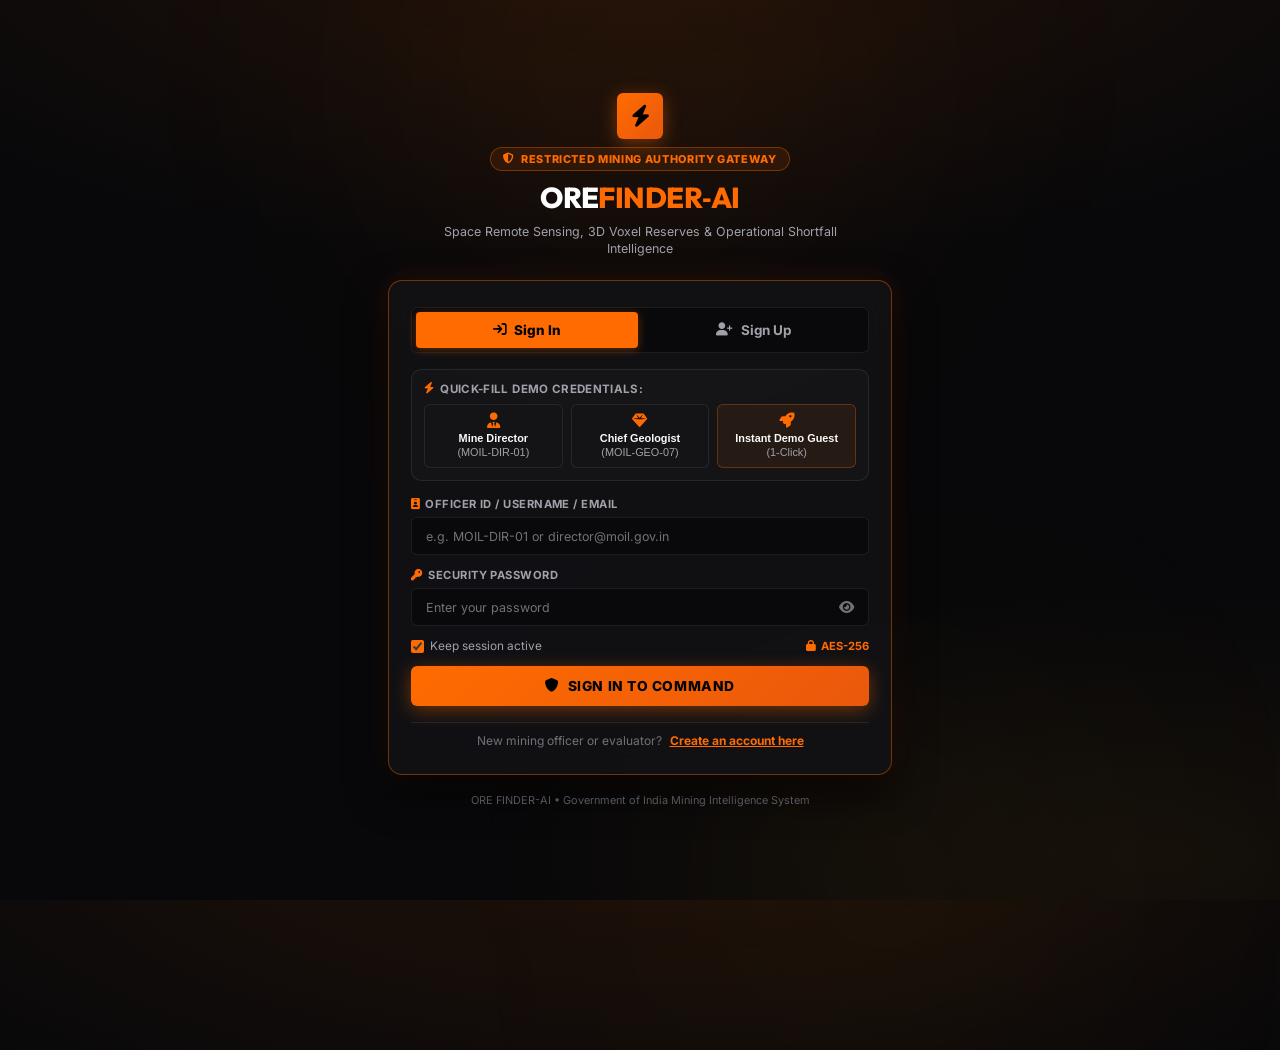
<file: login.html>
<!DOCTYPE html>
<html lang="en">
<head>
  <meta charset="UTF-8">
  <meta name="viewport" content="width=device-width, initial-scale=1.0">
  <title>ORE FINDER-AI | Authentication Portal</title>
  <meta name="description" content="Official Mining Authority Authentication &amp; User Registration Gateway for ORE FINDER-AI Intelligence Platform.">

  <!-- Google Fonts: Outfit & Inter & JetBrains Mono -->
  <link rel="preconnect" href="https://fonts.googleapis.com">
  <link rel="preconnect" href="https://fonts.gstatic.com">
  <link href="https://fonts.googleapis.com/css2?family=Inter:wght@300;400;500;600;700&family=Outfit:wght@400;500;600;700;800&family=JetBrains+Mono:wght@400;500;700&display=swap" rel="stylesheet">

  <!-- FontAwesome Icons -->
  <link rel="stylesheet" href="https://cdnjs.cloudflare.com/ajax/libs/font-awesome/6.4.0/css/all.min.css">

  <!-- Application Styles (Black & Orange Theme) -->
  <link rel="stylesheet" href="css/styles.css?v=2.2">

  <!-- Auth Service -->
  <script src="js/auth.js?v=2.2"></script>
  <script>
    // If user is already authenticated, redirect straight to dashboard
    if (window.AuthService && window.AuthService.isAuthenticated()) {
      window.location.replace('index.html');
    }
  </script>
</head>
<body class="auth-page-body">

  <!-- Ambient Glow Effects -->
  <div class="auth-ambient-glow glow-top"></div>
  <div class="auth-ambient-glow glow-bottom"></div>

  <main class="auth-container">
    
    <!-- Portal Header -->
    <header class="auth-header">
      <div class="auth-brand-logo">
        <i class="fa-solid fa-bolt"></i>
      </div>
      <div class="auth-badge-tag">
        <i class="fa-solid fa-shield-halved"></i>
        <span>RESTRICTED MINING AUTHORITY GATEWAY</span>
      </div>
      <h1 class="auth-title">ORE<span>FINDER&#8209;AI</span></h1>
      <p class="auth-tagline">
        Space Remote Sensing, 3D Voxel Reserves &amp; Operational Shortfall Intelligence
      </p>
    </header>

    <!-- Main Auth Card -->
    <div class="auth-card">
      
      <!-- Dual Tab Navigation: Sign In vs Sign Up -->
      <div class="auth-tab-switch">
        <button type="button" class="auth-tab-btn active" id="tabBtnSignIn">
          <i class="fa-solid fa-arrow-right-to-bracket"></i>
          <span>Sign In</span>
        </button>
        <button type="button" class="auth-tab-btn" id="tabBtnSignUp">
          <i class="fa-solid fa-user-plus"></i>
          <span>Sign Up</span>
        </button>
      </div>

      <!-- Notification Feedback Alert -->
      <div class="auth-alert" id="authAlert" style="display: none;">
        <i class="fa-solid fa-circle-info" id="alertIcon"></i>
        <span id="alertMsg">Authentication Message</span>
      </div>

      <!-- ====================================================================
           TAB PANEL 1: SIGN IN
           ==================================================================== -->
      <div class="auth-tab-panel active" id="panelSignIn">
        
        <!-- Quick Demo Accounts (1-Click Fill) -->
        <div class="demo-fill-box">
          <div class="demo-fill-header">
            <i class="fa-solid fa-bolt" style="color: var(--accent-orange);"></i>
            <span>Quick-Fill Demo Credentials:</span>
          </div>
          <div class="demo-fill-grid">
            <button type="button" class="demo-pill" data-id="MOIL-DIR-01" data-pass="Mines@2026">
              <i class="fa-solid fa-user-tie"></i>
              <span><strong>Mine Director</strong> (MOIL-DIR-01)</span>
            </button>
            <button type="button" class="demo-pill" data-id="MOIL-GEO-07" data-pass="Mines@2026">
              <i class="fa-solid fa-gem"></i>
              <span><strong>Chief Geologist</strong> (MOIL-GEO-07)</span>
            </button>
            <button type="button" class="demo-pill demo-instant" id="btnInstantDemo">
              <i class="fa-solid fa-rocket"></i>
              <span><strong>Instant Demo Guest</strong> (1-Click)</span>
            </button>
          </div>
        </div>

        <!-- Sign In Form -->
        <form id="formSignIn" class="auth-form" novalidate>
          <div class="form-group">
            <label for="loginId">
              <i class="fa-solid fa-id-badge"></i> OFFICER ID / USERNAME / EMAIL
            </label>
            <div class="input-box">
              <input 
                type="text" 
                id="loginId" 
                placeholder="e.g. MOIL-DIR-01 or director@moil.gov.in" 
                autocomplete="username"
                required
              >
            </div>
          </div>

          <div class="form-group">
            <label for="loginPass">
              <i class="fa-solid fa-key"></i> SECURITY PASSWORD
            </label>
            <div class="input-box">
              <input 
                type="password" 
                id="loginPass" 
                placeholder="Enter your password" 
                autocomplete="current-password"
                required
              >
              <button type="button" class="btn-pwd-toggle" data-target="loginPass" title="Toggle password visibility">
                <i class="fa-solid fa-eye"></i>
              </button>
            </div>
          </div>

          <div class="form-meta-row">
            <label class="checkbox-label">
              <input type="checkbox" id="rememberMe" checked>
              <span>Keep session active</span>
            </label>
            <span class="security-level-pill">
              <i class="fa-solid fa-lock"></i> AES-256
            </span>
          </div>

          <button type="submit" class="btn-auth-primary" id="btnSignInSubmit">
            <i class="fa-solid fa-shield"></i>
            <span>SIGN IN TO COMMAND</span>
          </button>
        </form>

        <div class="auth-card-footer">
          <span>New mining officer or evaluator?</span>
          <button type="button" class="link-switch-tab" id="linkToSignUp">Create an account here</button>
        </div>
      </div>

      <!-- ====================================================================
           TAB PANEL 2: SIGN UP (NEW ACCOUNT REGISTRATION)
           ==================================================================== -->
      <div class="auth-tab-panel" id="panelSignUp">
        
        <p class="signup-intro">
          Register a new Mining Authority profile to access space telemetry, UNFC reserves, and AI simulation.
        </p>

        <!-- Sign Up Form -->
        <form id="formSignUp" class="auth-form" novalidate>
          
          <div class="form-row-2col">
            <div class="form-group">
              <label for="regName">
                <i class="fa-solid fa-user"></i> FULL NAME *
              </label>
              <div class="input-box">
                <input 
                  type="text" 
                  id="regName" 
                  placeholder="e.g. Dr. Rajesh K. Sharma" 
                  required
                >
              </div>
            </div>

            <div class="form-group">
              <label for="regId">
                <i class="fa-solid fa-id-card"></i> OFFICER ID *
              </label>
              <div class="input-box">
                <input 
                  type="text" 
                  id="regId" 
                  placeholder="e.g. MOIL-ENG-24" 
                  required
                >
              </div>
            </div>
          </div>

          <div class="form-group">
            <label for="regEmail">
              <i class="fa-solid fa-envelope"></i> OFFICIAL EMAIL
            </label>
            <div class="input-box">
              <input 
                type="email" 
                id="regEmail" 
                placeholder="e.g. rajesh.sharma@moil.gov.in" 
                autocomplete="email"
              >
            </div>
          </div>

          <div class="form-row-2col">
            <div class="form-group">
              <label for="regOrg">
                <i class="fa-solid fa-building-columns"></i> ORGANIZATION
              </label>
              <div class="input-box select-box">
                <select id="regOrg">
                  <option value="MOIL Limited" selected>MOIL Limited (Miniratna PSU)</option>
                  <option value="DGMS Central Zone">DGMS (Mines Safety)</option>
                  <option value="Ministry of Mines">Ministry of Mines, GoI</option>
                  <option value="Geological Survey of India">Geological Survey of India (GSI)</option>
                  <option value="State Mining Corporation">State Mining Directorate</option>
                  <option value="Academic / Evaluation Jury">Hackathon Evaluation / Guest</option>
                </select>
              </div>
            </div>

            <div class="form-group">
              <label for="regRole">
                <i class="fa-solid fa-award"></i> AUTHORITY ROLE
              </label>
              <div class="input-box select-box">
                <select id="regRole">
                  <option value="Mine Director / General Manager" selected>Mine Director / GM</option>
                  <option value="Chief Mining Geologist">Chief Mining Geologist</option>
                  <option value="DGMS Mines Safety Inspector">Safety Inspector</option>
                  <option value="Operations &amp; Fleet Engineer">Operations Engineer</option>
                  <option value="Remote Sensing Analyst">Space GIS Analyst</option>
                </select>
              </div>
            </div>
          </div>

          <div class="form-row-2col">
            <div class="form-group">
              <label for="regPass">
                <i class="fa-solid fa-lock"></i> PASSWORD *
              </label>
              <div class="input-box">
                <input 
                  type="password" 
                  id="regPass" 
                  placeholder="At least 5 characters" 
                  autocomplete="new-password"
                  required
                >
                <button type="button" class="btn-pwd-toggle" data-target="regPass">
                  <i class="fa-solid fa-eye"></i>
                </button>
              </div>
            </div>

            <div class="form-group">
              <label for="regConfirmPass">
                <i class="fa-solid fa-check-double"></i> CONFIRM *
              </label>
              <div class="input-box">
                <input 
                  type="password" 
                  id="regConfirmPass" 
                  placeholder="Re-enter password" 
                  autocomplete="new-password"
                  required
                >
              </div>
            </div>
          </div>

          <button type="submit" class="btn-auth-primary" id="btnSignUpSubmit">
            <i class="fa-solid fa-user-check"></i>
            <span>CREATE ACCOUNT &amp; ENTER COMMAND</span>
          </button>
        </form>

        <div class="auth-card-footer">
          <span>Already registered?</span>
          <button type="button" class="link-switch-tab" id="linkToSignIn">Sign In with your credentials</button>
        </div>
      </div>

    </div>

    <footer class="auth-portal-footer">
      <span>ORE FINDER-AI • Government of India Mining Intelligence System</span>
    </footer>
  </main>

  <!-- Interactive Auth Logic -->
  <script>
    document.addEventListener('DOMContentLoaded', () => {
      // Tabs
      const tabSignIn = document.getElementById('tabBtnSignIn');
      const tabSignUp = document.getElementById('tabBtnSignUp');
      const panelSignIn = document.getElementById('panelSignIn');
      const panelSignUp = document.getElementById('panelSignUp');
      const linkToSignUp = document.getElementById('linkToSignUp');
      const linkToSignIn = document.getElementById('linkToSignIn');

      // Alerts
      const alertBox = document.getElementById('authAlert');
      const alertIcon = document.getElementById('alertIcon');
      const alertMsg = document.getElementById('alertMsg');

      function showAlert(msg, isSuccess = false) {
        alertMsg.textContent = msg;
        alertBox.className = isSuccess ? 'auth-alert alert-success' : 'auth-alert alert-error';
        alertIcon.className = isSuccess ? 'fa-solid fa-circle-check' : 'fa-solid fa-triangle-exclamation';
        alertBox.style.display = 'flex';
      }

      function hideAlert() {
        alertBox.style.display = 'none';
      }

      function showSignIn() {
        tabSignIn.classList.add('active');
        tabSignUp.classList.remove('active');
        panelSignIn.classList.add('active');
        panelSignUp.classList.remove('active');
        hideAlert();
      }

      function showSignUp() {
        tabSignUp.classList.add('active');
        tabSignIn.classList.remove('active');
        panelSignUp.classList.add('active');
        panelSignIn.classList.remove('active');
        hideAlert();
      }

      tabSignIn.addEventListener('click', showSignIn);
      tabSignUp.addEventListener('click', showSignUp);
      linkToSignUp.addEventListener('click', showSignUp);
      linkToSignIn.addEventListener('click', showSignIn);

      // Password Eye Toggles
      document.querySelectorAll('.btn-pwd-toggle').forEach(btn => {
        btn.addEventListener('click', () => {
          const targetId = btn.dataset.target;
          const input = document.getElementById(targetId);
          if (input) {
            const isPwd = input.type === 'password';
            input.type = isPwd ? 'text' : 'password';
            btn.querySelector('i').className = isPwd ? 'fa-solid fa-eye-slash' : 'fa-solid fa-eye';
          }
        });
      });

      // Quick Demo Pills
      document.querySelectorAll('.demo-pill[data-id]').forEach(btn => {
        btn.addEventListener('click', () => {
          document.getElementById('loginId').value = btn.dataset.id;
          document.getElementById('loginPass').value = btn.dataset.pass;
          hideAlert();
          
          btn.style.borderColor = 'var(--accent-orange)';
          setTimeout(() => btn.style.borderColor = '', 600);
        });
      });

      // Instant Demo Guest Login
      const btnInstantDemo = document.getElementById('btnInstantDemo');
      if (btnInstantDemo) {
        btnInstantDemo.addEventListener('click', () => {
          showAlert('Starting instant guest demonstration session...', true);
          window.AuthService.loginAsGuest();
          setTimeout(() => {
            window.location.replace('index.html');
          }, 450);
        });
      }

      // Handle Sign In Submission
      const formSignIn = document.getElementById('formSignIn');
      formSignIn.addEventListener('submit', async (e) => {
        e.preventDefault();
        hideAlert();

        const id = document.getElementById('loginId').value.trim();
        const pass = document.getElementById('loginPass').value;
        const remember = document.getElementById('rememberMe').checked;

        if (!id) {
          showAlert('Please enter your Officer ID or Email.');
          document.getElementById('loginId').focus();
          return;
        }

        if (!pass) {
          showAlert('Please enter your security password.');
          document.getElementById('loginPass').focus();
          return;
        }

        const btn = document.getElementById('btnSignInSubmit');
        btn.disabled = true;
        btn.innerHTML = '<i class="fa-solid fa-circle-notch fa-spin"></i> <span>VERIFYING CREDENTIALS...</span>';

        try {
          const res = await window.AuthService.login(id, pass, remember);
          if (res.success) {
            showAlert(`Access granted! Welcome, ${res.user.name}.`, true);
            setTimeout(() => {
              window.location.replace('index.html');
            }, 450);
          } else {
            showAlert(res.message || 'Authentication failed. Please check credentials.');
            btn.disabled = false;
            btn.innerHTML = '<i class="fa-solid fa-shield"></i> <span>SIGN IN TO COMMAND</span>';
          }
        } catch (err) {
          showAlert('Sign In error occurred. Please try again.');
          btn.disabled = false;
          btn.innerHTML = '<i class="fa-solid fa-shield"></i> <span>SIGN IN TO COMMAND</span>';
        }
      });

      // Handle Sign Up Submission
      const formSignUp = document.getElementById('formSignUp');
      formSignUp.addEventListener('submit', async (e) => {
        e.preventDefault();
        hideAlert();

        const name = document.getElementById('regName').value.trim();
        const officerId = document.getElementById('regId').value.trim();
        const email = document.getElementById('regEmail').value.trim();
        const organization = document.getElementById('regOrg').value;
        const role = document.getElementById('regRole').value;
        const pass = document.getElementById('regPass').value;
        const confirmPass = document.getElementById('regConfirmPass').value;

        if (!name) {
          showAlert('Please enter your full name.');
          document.getElementById('regName').focus();
          return;
        }

        if (!officerId) {
          showAlert('Please choose an Officer ID / Username.');
          document.getElementById('regId').focus();
          return;
        }

        if (!pass) {
          showAlert('Please enter a password.');
          document.getElementById('regPass').focus();
          return;
        }

        if (pass.length < 5) {
          showAlert('Password must be at least 5 characters.');
          document.getElementById('regPass').focus();
          return;
        }

        if (pass !== confirmPass) {
          showAlert('Passwords do not match. Please re-enter.');
          document.getElementById('regConfirmPass').focus();
          return;
        }

        const btn = document.getElementById('btnSignUpSubmit');
        btn.disabled = true;
        btn.innerHTML = '<i class="fa-solid fa-circle-notch fa-spin"></i> <span>CREATING ACCOUNT...</span>';

        try {
          const res = await window.AuthService.signUp({
            name,
            officerId,
            email,
            organization,
            role,
            password: pass
          });

          if (res.success) {
            showAlert(`Account created successfully! Welcome, ${res.user.name}. Redirecting to dashboard...`, true);
            setTimeout(() => {
              window.location.replace('index.html');
            }, 600);
          } else {
            showAlert(res.message || 'Registration failed.');
            btn.disabled = false;
            btn.innerHTML = '<i class="fa-solid fa-user-check"></i> <span>CREATE ACCOUNT &amp; ENTER COMMAND</span>';
          }
        } catch (err) {
          showAlert('Registration error occurred. Please try again.');
          btn.disabled = false;
          btn.innerHTML = '<i class="fa-solid fa-user-check"></i> <span>CREATE ACCOUNT &amp; ENTER COMMAND</span>';
        }
      });
    });
  </script>
</body>
</html>
</file>
<file: css/styles.css>
/* ==========================================================================
   ORE FINDER-AI: Executive Black & Orange Industrial Intelligence System
   Theme: Pure Deep Black, Industrial Safety Orange (#ff6b00), Warm Amber (#f59e0b)
   Design: Ultra-clean, simplified, high-contrast cyber-geological interface
   ========================================================================== */

:root {
  /* Black & Carbon Background Palette */
  --bg-primary: #09090b;          /* Pitch black main background */
  --bg-secondary: #121215;        /* Deep charcoal surface */
  --bg-tertiary: #18181c;         /* Elevated surface */
  --bg-card: #141417;             /* Card surface */
  --bg-card-hover: #1c1c22;
  --border-subtle: rgba(255, 255, 255, 0.08);
  --border-medium: rgba(255, 255, 255, 0.14);
  --border-orange: rgba(255, 107, 0, 0.4);
  --border-glow: rgba(255, 107, 0, 0.6);

  /* High-Contrast Typography */
  --text-primary: #fafafa;
  --text-secondary: #a1a1aa;
  --text-muted: #71717a;

  /* Executive Black & Orange Theme Palette */
  --accent-orange: #ff6b00;       /* Electric Safety Orange */
  --accent-orange-bright: #ff8533;
  --accent-orange-glow: rgba(255, 107, 0, 0.3);
  --accent-amber: #f59e0b;        /* Warm Amber / Warning */
  --accent-rust: #c2410c;         /* Deep Rust */
  --accent-emerald: #22c55e;      /* Operational Target Met */
  --accent-rose: #ef4444;         /* Critical Shortfall */

  /* Typography */
  --font-display: 'Outfit', sans-serif;
  --font-body: 'Inter', sans-serif;
  --font-mono: 'JetBrains Mono', monospace;

  /* Shadows & Glows */
  --shadow-card: 0 4px 24px rgba(0, 0, 0, 0.65);
  --shadow-glow-orange: 0 0 25px rgba(255, 107, 0, 0.25);

  --radius-sm: 6px;
  --radius-md: 10px;
  --radius-lg: 14px;
  --radius-full: 9999px;
}

* {
  box-sizing: border-box;
  margin: 0;
  padding: 0;
}

body {
  background-color: var(--bg-primary);
  color: var(--text-primary);
  font-family: var(--font-body);
  min-height: 100vh;
  overflow-x: hidden;
  background-image: 
    radial-gradient(ellipse 70% 40% at 50% -10%, rgba(255, 107, 0, 0.1), transparent),
    radial-gradient(ellipse 50% 30% at 90% 95%, rgba(245, 158, 11, 0.05), transparent);
}

/* Custom Scrollbars */
::-webkit-scrollbar {
  width: 6px;
  height: 6px;
}
::-webkit-scrollbar-track {
  background: var(--bg-primary);
}
::-webkit-scrollbar-thumb {
  background: #27272a;
  border-radius: 4px;
}
::-webkit-scrollbar-thumb:hover {
  background: var(--accent-orange);
}

/* ==========================================================================
   TOP APP NAVIGATION (Simple, Horizontal, Uncluttered)
   ========================================================================== */
.top-nav {
  display: flex;
  align-items: center;
  justify-content: space-between;
  padding: 8px 18px;
  background: rgba(14, 14, 17, 0.95);
  backdrop-filter: blur(14px);
  border-bottom: 1px solid var(--border-subtle);
  position: sticky;
  top: 0;
  z-index: 1000;
  gap: 12px;
  width: 100%;
  box-sizing: border-box;
}

.brand-section {
  display: flex;
  align-items: center;
  gap: 10px;
  flex-shrink: 0;
  min-width: max-content;
}

.brand-logo {
  width: 38px;
  height: 38px;
  background: linear-gradient(135deg, #ff6b00, #ea580c);
  border-radius: var(--radius-sm);
  display: flex;
  align-items: center;
  justify-content: center;
  font-size: 18px;
  color: #000;
  font-weight: 900;
  box-shadow: 0 2px 10px rgba(255, 107, 0, 0.35);
  flex-shrink: 0;
}

.brand-title {
  font-family: var(--font-display);
  font-size: 1.25rem;
  font-weight: 800;
  letter-spacing: -0.02em;
  color: #fff;
  display: flex;
  align-items: center;
  gap: 4px;
  white-space: nowrap !important;
  word-break: keep-all !important;
  flex-shrink: 0;
  line-height: 1.2;
}

.brand-title span {
  color: var(--accent-orange);
  white-space: nowrap !important;
  word-break: keep-all !important;
  display: inline-block;
}

.brand-subtitle {
  font-size: 0.70rem;
  color: var(--text-secondary);
  letter-spacing: 0.02em;
  white-space: nowrap;
  line-height: 1.2;
}

/* Horizontal Top Module Navigation Tabs */
.top-tab-navigation {
  display: flex;
  align-items: center;
  background: var(--bg-secondary);
  border: 1px solid var(--border-subtle);
  border-radius: var(--radius-md);
  padding: 3px;
  gap: 3px;
  flex-shrink: 0;
}

.tab-btn {
  display: flex;
  align-items: center;
  gap: 6px;
  padding: 6px 12px;
  border-radius: var(--radius-sm);
  font-size: 0.8rem;
  font-weight: 600;
  font-family: var(--font-body);
  color: var(--text-secondary);
  background: transparent;
  border: 1px solid transparent;
  cursor: pointer;
  transition: all 0.2s ease;
  white-space: nowrap;
}

.tab-btn i {
  font-size: 0.85rem;
  color: var(--text-muted);
  transition: color 0.2s ease;
}

.tab-btn:hover {
  color: var(--text-primary);
  background: rgba(255, 255, 255, 0.04);
}

.tab-btn:hover i {
  color: var(--accent-orange);
}

.tab-btn.active {
  background: var(--accent-orange);
  color: #000;
  font-weight: 700;
  box-shadow: 0 2px 12px rgba(255, 107, 0, 0.3);
}

.tab-btn.active i {
  color: #000;
}

/* Header Controls: Mine Selector & Sync Status */
.header-controls {
  display: flex;
  align-items: center;
  gap: 8px;
  flex-shrink: 0;
  min-width: 0;
}

.mine-select-wrapper {
  display: flex;
  align-items: center;
  gap: 6px;
  background: var(--bg-secondary);
  border: 1px solid var(--border-subtle);
  padding: 5px 10px;
  border-radius: var(--radius-sm);
  transition: border-color 0.2s ease;
  max-width: 210px;
  min-width: 130px;
}

.mine-select-wrapper:hover,
.mine-select-wrapper:focus-within {
  border-color: var(--accent-orange);
}

.mine-select-wrapper label {
  font-size: 0.74rem;
  color: var(--accent-orange);
  font-weight: 700;
  display: flex;
  align-items: center;
  gap: 4px;
  white-space: nowrap;
}

.mine-select {
  background: transparent;
  border: none;
  color: var(--text-primary);
  font-family: var(--font-body);
  font-weight: 600;
  font-size: 0.78rem;
  outline: none;
  cursor: pointer;
  max-width: 140px;
  text-overflow: ellipsis;
  white-space: nowrap;
  overflow: hidden;
}

.mine-select optgroup {
  background: #18181c;
  color: var(--accent-orange);
  font-weight: 700;
}

.mine-select option {
  background: #121215;
  color: var(--text-primary);
  padding: 4px 8px;
}

.space-sync-badge {
  display: flex;
  align-items: center;
  gap: 6px;
  font-size: 0.72rem;
  font-weight: 600;
  color: var(--accent-orange);
  background: rgba(255, 107, 0, 0.08);
  border: 1px solid rgba(255, 107, 0, 0.25);
  padding: 6px 12px;
  border-radius: var(--radius-full);
}

.pulse-dot {
  width: 7px;
  height: 7px;
  background-color: var(--accent-orange);
  border-radius: 50%;
  animation: pulseAnim 2s infinite ease-in-out;
}

@keyframes pulseAnim {
  0%, 100% { opacity: 1; transform: scale(1); box-shadow: 0 0 8px var(--accent-orange); }
  50% { opacity: 0.4; transform: scale(0.85); box-shadow: none; }
}

/* ==========================================================================
   STREAMLINED KPI & STATUS STRIP (Simple & Executive)
   ========================================================================== */
.sub-header-bar {
  display: flex;
  align-items: center;
  justify-content: space-between;
  padding: 8px 24px;
  background: var(--bg-secondary);
  border-bottom: 1px solid var(--border-subtle);
  gap: 20px;
}

.quick-stats-bar {
  display: flex;
  align-items: center;
  gap: 16px;
}

.stat-pill {
  display: flex;
  align-items: baseline;
  gap: 8px;
}

.stat-label {
  font-size: 0.7rem;
  font-weight: 700;
  color: var(--text-muted);
  text-transform: uppercase;
  letter-spacing: 0.05em;
}

.stat-val {
  font-size: 0.88rem;
  font-weight: 700;
  color: #fff;
  font-family: var(--font-mono);
}

.stat-divider {
  width: 1px;
  height: 14px;
  background: var(--border-subtle);
}

/* Color Accent Classes */
.accent-cyan,
.accent-purple,
.accent-orange { color: var(--accent-orange) !important; }
.accent-green { color: var(--accent-emerald) !important; }
.accent-amber { color: var(--accent-amber) !important; }
.accent-rose { color: var(--accent-rose) !important; }

/* Status Ticker */
.alert-ticker {
  display: flex;
  align-items: center;
  gap: 8px;
  font-size: 0.78rem;
  max-width: 600px;
  overflow: hidden;
}

.ticker-label {
  background: rgba(255, 107, 0, 0.12);
  color: var(--accent-orange);
  border: 1px solid rgba(255, 107, 0, 0.3);
  padding: 2px 7px;
  border-radius: var(--radius-sm);
  font-weight: 700;
  font-size: 0.68rem;
  display: flex;
  align-items: center;
  gap: 4px;
  white-space: nowrap;
}

.ticker-content {
  color: var(--text-secondary);
  white-space: nowrap;
  overflow: hidden;
  text-overflow: ellipsis;
}

.ticker-content strong {
  color: var(--text-primary);
}

/* ==========================================================================
   WORKSPACE LAYOUT & MAIN VIEWPORTS
   ========================================================================== */
.workspace-layout {
  padding: 18px 24px 28px 24px;
  min-height: calc(100vh - 110px);
}

.tab-content {
  display: none;
}

.tab-content.active {
  display: block;
}

/* Two-column layout for views that need a clean side control */
.module-layout-grid {
  display: grid;
  grid-template-columns: 320px 1fr;
  gap: 18px;
  min-height: calc(100vh - 135px);
}

.module-sidebar {
  display: flex;
  flex-direction: column;
  gap: 12px;
}

/* Unified Card & Block Styles */
.ui-card {
  background: var(--bg-card);
  border: 1px solid var(--border-subtle);
  border-radius: var(--radius-md);
  padding: 16px;
  box-shadow: var(--shadow-card);
  transition: border-color 0.2s ease;
}

.ui-card:hover {
  border-color: rgba(255, 107, 0, 0.25);
}

.card-title {
  font-size: 0.72rem;
  font-weight: 800;
  letter-spacing: 0.06em;
  color: var(--text-muted);
  text-transform: uppercase;
  margin-bottom: 10px;
  display: flex;
  align-items: center;
  justify-content: space-between;
}

/* Segmented Buttons & Layer Toggles */
.segmented-control {
  display: flex;
  background: var(--bg-secondary);
  border: 1px solid var(--border-subtle);
  border-radius: var(--radius-sm);
  padding: 3px;
  gap: 3px;
}

.segmented-control .layer-btn,
.segmented-control .control-btn {
  flex: 1;
  text-align: center;
  justify-content: center;
  font-size: 0.74rem;
  padding: 6px 8px;
  border-radius: 4px;
  border: none;
  background: transparent;
  color: var(--text-secondary);
  cursor: pointer;
  font-weight: 600;
  display: flex;
  align-items: center;
  gap: 5px;
  transition: all 0.15s ease;
}

.segmented-control .layer-btn:hover,
.segmented-control .control-btn:hover {
  color: #fff;
  background: rgba(255, 255, 255, 0.05);
}

.segmented-control .layer-btn.active,
.segmented-control .control-btn.active {
  background: var(--accent-orange);
  color: #000;
  font-weight: 700;
}

.layer-toggle-list {
  display: flex;
  flex-direction: column;
  gap: 5px;
}

.layer-toggle-list .layer-btn {
  width: 100%;
  display: flex;
  align-items: center;
  gap: 10px;
  padding: 8px 12px;
  font-size: 0.78rem;
  background: var(--bg-secondary);
  border: 1px solid var(--border-subtle);
  border-radius: var(--radius-sm);
  color: var(--text-secondary);
  cursor: pointer;
  font-weight: 500;
  transition: all 0.15s ease;
  justify-content: flex-start;
}

.layer-toggle-list .layer-btn i {
  font-size: 0.85rem;
  width: 16px;
  text-align: center;
  color: var(--text-muted);
}

.layer-toggle-list .layer-btn:hover {
  color: #fff;
  border-color: rgba(255, 107, 0, 0.3);
}

.layer-toggle-list .layer-btn:hover i {
  color: var(--accent-orange);
}

.layer-toggle-list .layer-btn.active {
  background: rgba(255, 107, 0, 0.12);
  color: var(--accent-orange);
  border-color: var(--accent-orange);
  font-weight: 700;
}

.layer-toggle-list .layer-btn.active i {
  color: var(--accent-orange);
}

/* Sliders */
.slider-group {
  display: flex;
  flex-direction: column;
  gap: 6px;
}

.slider-header {
  display: flex;
  justify-content: space-between;
  align-items: center;
  font-size: 0.78rem;
  color: var(--text-secondary);
}

.slider-header strong {
  font-size: 0.84rem;
  color: var(--accent-orange);
  font-family: var(--font-mono);
}

input[type="range"] {
  accent-color: var(--accent-orange);
  cursor: pointer;
  height: 5px;
  background: #27272a;
  border-radius: 4px;
}

/* Info summaries */
.compact-desc {
  font-size: 0.78rem;
  color: var(--text-secondary);
  line-height: 1.45;
}

.meta-row {
  display: flex;
  justify-content: space-between;
  font-size: 0.75rem;
  color: var(--text-muted);
  margin-top: 6px;
}

.meta-row strong {
  color: var(--text-primary);
}

.summary-list {
  display: flex;
  flex-direction: column;
  gap: 8px;
  font-size: 0.78rem;
}

.summary-row {
  display: flex;
  justify-content: space-between;
  color: var(--text-secondary);
  padding-bottom: 4px;
  border-bottom: 1px solid rgba(255, 255, 255, 0.05);
}

.summary-row.total-row {
  font-weight: 700;
  color: #fff;
  border-bottom: none;
  padding-top: 4px;
}

.summary-row.sub-row {
  font-size: 0.72rem;
  border-bottom: none;
  padding-bottom: 0;
}

/* ==========================================================================
   TAB 1: SATELLITE GIS MAP
   ========================================================================== */
.map-container-wrapper {
  background: var(--bg-card);
  border: 1px solid var(--border-subtle);
  border-radius: var(--radius-md);
  overflow: hidden;
  height: calc(100vh - 135px);
  min-height: 640px;
  position: relative;
  box-shadow: var(--shadow-card);
}

#leafletMap {
  width: 100%;
  height: 100%;
  background: #09090b;
}

.leaflet-control-attribution {
  background: rgba(9, 9, 11, 0.85) !important;
  color: var(--text-muted) !important;
  font-size: 0.68rem !important;
  padding: 3px 8px !important;
  border-top-left-radius: var(--radius-sm);
  border: 1px solid var(--border-subtle);
}

.leaflet-control-attribution a {
  color: var(--accent-orange) !important;
  text-decoration: none;
}

.leaflet-control-zoom {
  border: 1px solid var(--border-subtle) !important;
  border-radius: var(--radius-sm) !important;
  overflow: hidden;
  box-shadow: 0 4px 12px rgba(0, 0, 0, 0.5) !important;
}

.leaflet-control-zoom a {
  background: var(--bg-secondary) !important;
  color: var(--text-primary) !important;
  border-bottom: 1px solid var(--border-subtle) !important;
  transition: all 0.15s ease;
}

.leaflet-control-zoom a:hover {
  background: var(--accent-orange) !important;
  color: #000 !important;
}

/* Anomaly List */
.anomaly-list {
  max-height: 220px;
  overflow-y: auto;
  display: flex;
  flex-direction: column;
  gap: 8px;
}

.anomaly-item {
  background: var(--bg-secondary);
  border: 1px solid var(--border-subtle);
  border-radius: var(--radius-sm);
  padding: 10px 12px;
  cursor: pointer;
  transition: all 0.2s ease;
}

.anomaly-item:hover {
  border-color: var(--accent-orange);
  background: var(--bg-tertiary);
  transform: translateX(2px);
}

.anomaly-item-header {
  display: flex;
  justify-content: space-between;
  align-items: center;
  margin-bottom: 4px;
}

.anomaly-name {
  font-weight: 600;
  font-size: 0.82rem;
  color: var(--text-primary);
}

.anomaly-conf {
  font-size: 0.72rem;
  font-weight: 700;
  color: var(--accent-orange);
}

.anomaly-desc {
  font-size: 0.74rem;
  color: var(--text-secondary);
  line-height: 1.35;
  margin-bottom: 3px;
}

.anomaly-grade {
  font-size: 0.74rem;
  color: var(--accent-orange-bright);
  font-weight: 600;
}

/* ==========================================================================
   TAB 2: 3D SUBSURFACE VOXEL MODEL
   ========================================================================== */
.subsurface-viewport {
  background: #09090b;
  border: 1px solid var(--border-subtle);
  border-radius: var(--radius-md);
  overflow: hidden;
  height: calc(100vh - 135px);
  min-height: 640px;
  position: relative;
  box-shadow: var(--shadow-card);
}

#threeCanvasContainer {
  width: 100%;
  height: 100%;
}

.subsurface-legend {
  position: absolute;
  bottom: 16px;
  right: 16px;
  background: rgba(18, 18, 21, 0.9);
  backdrop-filter: blur(8px);
  border: 1px solid var(--border-subtle);
  border-radius: var(--radius-sm);
  padding: 8px 14px;
  z-index: 10;
  display: flex;
  gap: 14px;
  align-items: center;
  font-size: 0.74rem;
}

.legend-item {
  display: flex;
  align-items: center;
  gap: 6px;
}

.legend-color {
  width: 12px;
  height: 12px;
  border-radius: 2px;
}

/* Borehole List */
.borehole-list {
  max-height: 240px;
  overflow-y: auto;
  display: flex;
  flex-direction: column;
  gap: 6px;
  padding-right: 2px;
}

.borehole-card {
  background: var(--bg-secondary);
  border: 1px solid var(--border-subtle);
  border-radius: var(--radius-sm);
  padding: 8px 10px;
  cursor: pointer;
  transition: all 0.15s ease;
}

.borehole-card:hover {
  border-color: var(--accent-orange);
  background: var(--bg-tertiary);
}

.borehole-header {
  display: flex;
  justify-content: space-between;
  align-items: center;
  font-size: 0.78rem;
  font-weight: 700;
  color: var(--text-primary);
  margin-bottom: 2px;
}

.borehole-meta {
  display: flex;
  justify-content: space-between;
  font-size: 0.72rem;
  color: var(--text-secondary);
}

/* ==========================================================================
   TAB 3: SHORTFALL PREDICTOR & FLEET TELEMETRY
   ========================================================================== */
.shortfall-container {
  display: flex;
  flex-direction: column;
  gap: 20px;
}

.shortfall-charts-grid {
  display: grid;
  grid-template-columns: 2fr 1fr;
  gap: 18px;
}

.chart-card {
  background: var(--bg-card);
  border: 1px solid var(--border-subtle);
  border-radius: var(--radius-md);
  padding: 20px;
  box-shadow: var(--shadow-card);
}

.chart-header {
  display: flex;
  justify-content: space-between;
  align-items: center;
  margin-bottom: 16px;
}

.chart-title {
  font-family: var(--font-display);
  font-size: 1rem;
  font-weight: 700;
  display: flex;
  align-items: center;
  gap: 8px;
  color: #fff;
}

.badge-tag {
  font-size: 0.68rem;
  padding: 3px 9px;
  border-radius: var(--radius-full);
  font-weight: 700;
  text-transform: uppercase;
  background: rgba(255, 107, 0, 0.12);
  color: var(--accent-orange);
  border: 1px solid rgba(255, 107, 0, 0.3);
}

.chart-wrapper {
  position: relative;
  height: 300px;
  width: 100%;
}

/* Fleet Cards Grid */
.fleet-section-title {
  font-family: var(--font-display);
  font-size: 1rem;
  font-weight: 700;
  margin-bottom: 12px;
  display: flex;
  align-items: center;
  gap: 8px;
  color: #fff;
}

.fleet-grid {
  display: grid;
  grid-template-columns: repeat(auto-fit, minmax(260px, 1fr));
  gap: 14px;
}

.fleet-card {
  background: var(--bg-card);
  border: 1px solid var(--border-subtle);
  border-radius: var(--radius-md);
  padding: 16px;
  display: flex;
  flex-direction: column;
  gap: 10px;
  box-shadow: var(--shadow-card);
  transition: border-color 0.2s ease;
}

.fleet-card:hover {
  border-color: rgba(255, 107, 0, 0.3);
}

.fleet-card-top {
  display: flex;
  justify-content: space-between;
  align-items: flex-start;
}

.fleet-name {
  font-size: 0.85rem;
  font-weight: 700;
  color: var(--text-primary);
}

.fleet-bench {
  font-size: 0.74rem;
  color: var(--text-secondary);
}

.status-chip {
  font-size: 0.65rem;
  font-weight: 700;
  padding: 2px 8px;
  border-radius: var(--radius-full);
}

.status-chip.operational {
  background: rgba(34, 197, 94, 0.15);
  color: var(--accent-emerald);
  border: 1px solid rgba(34, 197, 94, 0.3);
}

.status-chip.warning {
  background: rgba(245, 158, 11, 0.15);
  color: var(--accent-amber);
  border: 1px solid rgba(245, 158, 11, 0.3);
}

.status-chip.degraded {
  background: rgba(239, 68, 68, 0.15);
  color: var(--accent-rose);
  border: 1px solid rgba(239, 68, 68, 0.3);
}

.health-bar-container {
  display: flex;
  flex-direction: column;
  gap: 4px;
}

.health-bar-labels {
  display: flex;
  justify-content: space-between;
  font-size: 0.72rem;
  color: var(--text-muted);
}

.health-progress {
  height: 5px;
  background: #27272a;
  border-radius: 3px;
  overflow: hidden;
}

.health-progress-fill {
  height: 100%;
  background: linear-gradient(90deg, #f59e0b, #ff6b00);
  border-radius: 3px;
}

/* ==========================================================================
   TAB 4: AI SIMULATOR & PRESCRIPTIVE OPTIMIZATION
   ========================================================================== */
.prescriptive-grid {
  display: grid;
  grid-template-columns: 360px 1fr;
  gap: 20px;
}

.simulator-box {
  background: var(--bg-card);
  border: 1px solid var(--border-orange);
  border-radius: var(--radius-md);
  padding: 20px;
  display: flex;
  flex-direction: column;
  gap: 16px;
  box-shadow: var(--shadow-glow-orange);
}

.simulator-title {
  font-family: var(--font-display);
  font-size: 1.05rem;
  font-weight: 700;
  display: flex;
  align-items: center;
  gap: 8px;
  color: var(--accent-orange);
}

.sim-btn {
  background: var(--accent-orange);
  color: #000;
  border: none;
  font-family: var(--font-body);
  font-weight: 700;
  font-size: 0.85rem;
  padding: 11px 18px;
  border-radius: var(--radius-sm);
  cursor: pointer;
  transition: all 0.2s ease;
  display: flex;
  align-items: center;
  justify-content: center;
  gap: 8px;
  box-shadow: 0 4px 14px rgba(255, 107, 0, 0.4);
}

.sim-btn:hover {
  background: var(--accent-orange-bright);
  transform: translateY(-1px);
}

.prescriptive-results {
  display: flex;
  flex-direction: column;
  gap: 18px;
}

.recovery-banner {
  background: linear-gradient(90deg, rgba(255, 107, 0, 0.15), rgba(245, 158, 11, 0.1));
  border: 1px solid var(--border-orange);
  border-radius: var(--radius-md);
  padding: 20px 24px;
  display: flex;
  justify-content: space-between;
  align-items: center;
  box-shadow: var(--shadow-card);
}

.recovery-metric-left {
  display: flex;
  flex-direction: column;
  gap: 4px;
}

.recovery-label {
  font-size: 0.78rem;
  color: var(--text-secondary);
  text-transform: uppercase;
  letter-spacing: 0.05em;
  font-weight: 600;
}

.recovery-val {
  font-family: var(--font-display);
  font-size: 2rem;
  font-weight: 800;
  color: var(--accent-orange);
  font-family: var(--font-mono);
}

.action-cards-container {
  display: flex;
  flex-direction: column;
  gap: 12px;
}

.action-card {
  background: var(--bg-card);
  border: 1px solid var(--border-subtle);
  border-radius: var(--radius-md);
  padding: 16px 20px;
  display: flex;
  justify-content: space-between;
  align-items: center;
  gap: 16px;
  box-shadow: var(--shadow-card);
  transition: all 0.2s ease;
}

.action-card:hover {
  border-color: var(--border-orange);
  background: var(--bg-card-hover);
}

.action-card-left {
  display: flex;
  flex-direction: column;
  gap: 5px;
  flex: 1;
}

.action-badge {
  align-self: flex-start;
  font-size: 0.65rem;
  font-weight: 700;
  padding: 2px 8px;
  border-radius: var(--radius-sm);
  text-transform: uppercase;
}

.action-badge.critical {
  background: rgba(239, 68, 68, 0.2);
  color: var(--accent-rose);
  border: 1px solid rgba(239, 68, 68, 0.35);
}

.action-badge.high {
  background: rgba(245, 158, 11, 0.2);
  color: var(--accent-amber);
  border: 1px solid rgba(245, 158, 11, 0.35);
}

.action-badge.optimized {
  background: rgba(255, 107, 0, 0.2);
  color: var(--accent-orange);
  border: 1px solid rgba(255, 107, 0, 0.35);
}

.action-title {
  font-size: 0.92rem;
  font-weight: 700;
  color: var(--text-primary);
}

.action-desc {
  font-size: 0.78rem;
  color: var(--text-secondary);
  line-height: 1.4;
}

.action-btn-trigger {
  background: var(--bg-secondary);
  border: 1px solid var(--border-orange);
  color: var(--accent-orange);
  font-size: 0.8rem;
  font-weight: 700;
  padding: 8px 16px;
  border-radius: var(--radius-sm);
  cursor: pointer;
  transition: all 0.2s ease;
  white-space: nowrap;
}

.action-btn-trigger:hover {
  background: var(--accent-orange);
  color: #000;
  box-shadow: 0 0 12px rgba(255, 107, 0, 0.4);
}

.action-btn-trigger.loading {
  opacity: 0.85;
  cursor: wait;
  border-color: var(--accent-orange);
  color: var(--accent-orange);
}

.action-btn-trigger.success {
  background: rgba(16, 185, 129, 0.25) !important;
  border-color: #10b981 !important;
  color: #10b981 !important;
  box-shadow: 0 0 12px rgba(16, 185, 129, 0.4);
}

/* ==========================================================================
   MODAL POPUP & TOAST NOTIFICATIONS
   ========================================================================== */
.modal-overlay {
  position: fixed;
  top: 0;
  left: 0;
  width: 100vw;
  height: 100vh;
  background: rgba(0, 0, 0, 0.85);
  backdrop-filter: blur(6px);
  z-index: 2000;
  display: none;
  align-items: center;
  justify-content: center;
}

.modal-content {
  background: #121215;
  border: 1px solid var(--border-orange);
  border-radius: var(--radius-md);
  width: 90%;
  max-width: 540px;
  padding: 24px;
  position: relative;
  box-shadow: var(--shadow-glow-orange);
}

.modal-close-btn {
  position: absolute;
  top: 16px;
  right: 16px;
  background: transparent;
  border: none;
  color: var(--text-secondary);
  font-size: 1.2rem;
  cursor: pointer;
}

.modal-close-btn:hover {
  color: var(--accent-orange);
}

.toast-container {
  position: fixed;
  bottom: 24px;
  right: 24px;
  z-index: 3000;
  display: flex;
  flex-direction: column;
  gap: 10px;
}

.toast {
  background: #141418;
  border: 1px solid var(--border-orange);
  color: #fff;
  padding: 12px 20px;
  border-radius: var(--radius-md);
  font-size: 0.82rem;
  font-weight: 500;
  display: flex;
  align-items: center;
  gap: 10px;
  box-shadow: var(--shadow-card);
  animation: slideInToast 0.3s ease;
}

.toast i {
  color: var(--accent-orange);
}

@keyframes slideInToast {
  from { opacity: 0; transform: translateX(40px); }
  to { opacity: 1; transform: translateX(0); }
}

/* ==========================================================================
   AUTHENTICATION & USER REGISTRATION (SIGN IN / SIGN UP)
   ========================================================================== */
.auth-page-body {
  min-height: 100vh;
  display: flex;
  align-items: center;
  justify-content: center;
  background-color: #08080a;
  position: relative;
  overflow-x: hidden;
  font-family: var(--font-body);
}

.auth-ambient-glow {
  position: absolute;
  border-radius: 50%;
  filter: blur(140px);
  pointer-events: none;
  z-index: 0;
}

.auth-ambient-glow.glow-top {
  top: -120px;
  left: 50%;
  transform: translateX(-50%);
  width: 620px;
  height: 380px;
  background: radial-gradient(circle, rgba(255, 107, 0, 0.18), transparent 70%);
}

.auth-ambient-glow.glow-bottom {
  bottom: -150px;
  right: 12%;
  width: 480px;
  height: 340px;
  background: radial-gradient(circle, rgba(245, 158, 11, 0.12), transparent 70%);
}

.auth-container {
  position: relative;
  z-index: 10;
  width: 100%;
  max-width: 540px;
  padding: 32px 18px;
  margin: auto;
}

.auth-header {
  display: flex;
  flex-direction: column;
  align-items: center;
  text-align: center;
  gap: 8px;
  margin-bottom: 22px;
}

.auth-brand-logo {
  width: 46px;
  height: 46px;
  background: linear-gradient(135deg, #ff6b00, #ea580c);
  border-radius: var(--radius-sm);
  display: flex;
  align-items: center;
  justify-content: center;
  font-size: 22px;
  color: #000;
  font-weight: 900;
  box-shadow: 0 4px 18px rgba(255, 107, 0, 0.4);
}

.auth-badge-tag {
  display: inline-flex;
  align-items: center;
  gap: 6px;
  font-size: 0.68rem;
  font-weight: 800;
  letter-spacing: 0.06em;
  color: var(--accent-orange);
  background: rgba(255, 107, 0, 0.1);
  border: 1px solid rgba(255, 107, 0, 0.35);
  padding: 4px 12px;
  border-radius: var(--radius-full);
  text-transform: uppercase;
}

.auth-title {
  font-family: var(--font-display);
  font-size: 1.8rem;
  font-weight: 800;
  color: #fff;
  letter-spacing: -0.02em;
}

.auth-title span {
  color: var(--accent-orange);
}

.auth-tagline {
  font-size: 0.78rem;
  color: var(--text-secondary);
  line-height: 1.4;
  max-width: 450px;
}

/* Card & Tabs */
.auth-card {
  background: rgba(18, 18, 22, 0.9);
  backdrop-filter: blur(20px);
  border: 1px solid var(--border-orange);
  border-radius: var(--radius-lg);
  padding: 26px 22px;
  box-shadow: 0 16px 40px rgba(0, 0, 0, 0.75), 0 0 30px rgba(255, 107, 0, 0.12);
  display: flex;
  flex-direction: column;
  gap: 16px;
}

.auth-tab-switch {
  display: flex;
  background: var(--bg-primary);
  border: 1px solid var(--border-subtle);
  border-radius: var(--radius-sm);
  padding: 4px;
  gap: 4px;
}

.auth-tab-btn {
  flex: 1;
  background: transparent;
  border: 1px solid transparent;
  color: var(--text-secondary);
  font-family: var(--font-body);
  font-size: 0.84rem;
  font-weight: 700;
  padding: 9px 12px;
  border-radius: 4px;
  cursor: pointer;
  display: flex;
  align-items: center;
  justify-content: center;
  gap: 8px;
  transition: all 0.2s ease;
}

.auth-tab-btn:hover {
  color: #fff;
  background: rgba(255, 255, 255, 0.04);
}

.auth-tab-btn.active {
  background: var(--accent-orange);
  color: #000;
  font-weight: 800;
  box-shadow: 0 2px 10px rgba(255, 107, 0, 0.35);
}

.auth-tab-panel {
  display: none;
}

.auth-tab-panel.active {
  display: flex;
  flex-direction: column;
  gap: 16px;
  animation: fadeInAuth 0.25s ease;
}

@keyframes fadeInAuth {
  from { opacity: 0; transform: translateY(6px); }
  to { opacity: 1; transform: translateY(0); }
}

/* Alert Notification */
.auth-alert {
  padding: 10px 14px;
  border-radius: var(--radius-sm);
  font-size: 0.78rem;
  font-weight: 600;
  display: flex;
  align-items: center;
  gap: 8px;
  animation: slideInToast 0.2s ease;
}

.auth-alert.alert-error {
  background: rgba(239, 68, 68, 0.12);
  border: 1px solid rgba(239, 68, 68, 0.4);
  color: var(--accent-rose);
}

.auth-alert.alert-success {
  background: rgba(34, 197, 94, 0.12);
  border: 1px solid rgba(34, 197, 94, 0.4);
  color: var(--accent-emerald);
}

/* Demo Fill Box */
.demo-fill-box {
  background: rgba(255, 255, 255, 0.02);
  border: 1px solid var(--border-subtle);
  border-radius: var(--radius-md);
  padding: 12px;
  display: flex;
  flex-direction: column;
  gap: 8px;
}

.demo-fill-header {
  font-size: 0.72rem;
  font-weight: 700;
  color: var(--text-secondary);
  text-transform: uppercase;
  letter-spacing: 0.03em;
  display: flex;
  align-items: center;
  gap: 6px;
}

.demo-fill-grid {
  display: grid;
  grid-template-columns: repeat(3, 1fr);
  gap: 8px;
}

.demo-pill {
  background: var(--bg-card);
  border: 1px solid var(--border-subtle);
  border-radius: var(--radius-sm);
  padding: 8px 6px;
  display: flex;
  flex-direction: column;
  align-items: center;
  text-align: center;
  gap: 4px;
  cursor: pointer;
  color: var(--text-secondary);
  transition: all 0.2s ease;
}

.demo-pill i {
  font-size: 0.95rem;
  color: var(--accent-orange);
}

.demo-pill span {
  font-size: 0.68rem;
  line-height: 1.25;
}

.demo-pill strong {
  color: var(--text-primary);
  display: block;
}

.demo-pill:hover {
  background: var(--bg-tertiary);
  border-color: var(--accent-orange);
  transform: translateY(-2px);
  box-shadow: 0 4px 12px rgba(255, 107, 0, 0.25);
}

.demo-pill.demo-instant {
  background: rgba(255, 107, 0, 0.08);
  border-color: rgba(255, 107, 0, 0.3);
}

.demo-pill.demo-instant:hover {
  background: rgba(255, 107, 0, 0.16);
}

/* Auth Forms */
.auth-form {
  display: flex;
  flex-direction: column;
  gap: 13px;
}

.signup-intro {
  font-size: 0.78rem;
  color: var(--text-secondary);
  line-height: 1.4;
  border-left: 2px solid var(--accent-orange);
  padding-left: 10px;
}

.form-group {
  display: flex;
  flex-direction: column;
  gap: 6px;
}

.form-row-2col {
  display: grid;
  grid-template-columns: 1fr 1fr;
  gap: 10px;
}

.form-group label {
  font-size: 0.7rem;
  font-weight: 700;
  color: var(--text-secondary);
  letter-spacing: 0.04em;
  display: flex;
  align-items: center;
  gap: 6px;
}

.form-group label i {
  color: var(--accent-orange);
}

.input-box {
  position: relative;
  display: flex;
  align-items: center;
  background: var(--bg-primary);
  border: 1px solid var(--border-subtle);
  border-radius: var(--radius-sm);
  transition: all 0.2s ease;
}

.input-box:focus-within {
  border-color: var(--accent-orange);
  box-shadow: 0 0 10px rgba(255, 107, 0, 0.3);
}

.input-box input {
  width: 100%;
  background: transparent;
  border: none;
  padding: 10px 14px;
  font-family: var(--font-body);
  font-size: 0.85rem;
  color: #fff;
  outline: none;
}

.input-box input::placeholder {
  color: var(--text-muted);
  font-size: 0.78rem;
}

.select-box select {
  width: 100%;
  background: transparent;
  border: none;
  padding: 10px 12px;
  font-family: var(--font-body);
  font-size: 0.8rem;
  color: var(--text-primary);
  outline: none;
  cursor: pointer;
}

.select-box select option {
  background: #141417;
  color: #fff;
  padding: 6px;
}

.btn-pwd-toggle {
  background: transparent;
  border: none;
  color: var(--text-muted);
  padding: 0 14px;
  cursor: pointer;
  font-size: 0.85rem;
  transition: color 0.15s ease;
}

.btn-pwd-toggle:hover {
  color: var(--accent-orange);
}

.form-meta-row {
  display: flex;
  justify-content: space-between;
  align-items: center;
  font-size: 0.74rem;
  color: var(--text-muted);
}

.checkbox-label {
  display: flex;
  align-items: center;
  gap: 6px;
  cursor: pointer;
  color: var(--text-secondary);
}

.checkbox-label input[type="checkbox"] {
  accent-color: var(--accent-orange);
  cursor: pointer;
}

.security-level-pill {
  display: flex;
  align-items: center;
  gap: 5px;
  color: var(--accent-orange);
  font-weight: 700;
  font-size: 0.7rem;
}

.btn-auth-primary {
  background: linear-gradient(135deg, #ff6b00, #ea580c);
  color: #000;
  border: none;
  border-radius: var(--radius-sm);
  padding: 12px 20px;
  font-family: var(--font-body);
  font-size: 0.86rem;
  font-weight: 800;
  letter-spacing: 0.04em;
  cursor: pointer;
  transition: all 0.2s ease;
  box-shadow: 0 4px 18px rgba(255, 107, 0, 0.4);
  display: flex;
  align-items: center;
  justify-content: center;
  gap: 8px;
}

.btn-auth-primary:hover {
  transform: translateY(-2px);
  box-shadow: 0 6px 24px rgba(255, 107, 0, 0.55);
}

.auth-card-footer {
  display: flex;
  align-items: center;
  justify-content: center;
  gap: 8px;
  font-size: 0.75rem;
  color: var(--text-muted);
  padding-top: 10px;
  border-top: 1px solid var(--border-subtle);
}

.link-switch-tab {
  background: transparent;
  border: none;
  color: var(--accent-orange);
  font-weight: 700;
  font-family: var(--font-body);
  font-size: 0.75rem;
  cursor: pointer;
  text-decoration: underline;
}

.link-switch-tab:hover {
  color: var(--accent-orange-bright);
}

.auth-portal-footer {
  text-align: center;
  font-size: 0.68rem;
  color: var(--text-muted);
  margin-top: 18px;
}

/* Active User Chip & Sign Out Button in Dashboard Header */
.user-header-chip {
  display: flex;
  align-items: center;
  gap: 8px;
  background: var(--bg-secondary);
  border: 1px solid var(--border-subtle);
  padding: 5px 12px;
  border-radius: var(--radius-full);
  font-size: 0.74rem;
}

.user-header-chip i {
  color: var(--accent-orange);
  font-size: 0.85rem;
}

.user-header-text {
  display: flex;
  align-items: baseline;
  gap: 6px;
}

.user-header-name {
  font-weight: 700;
  color: #fff;
  white-space: nowrap;
}

.user-header-role {
  font-size: 0.65rem;
  font-family: var(--font-mono);
  color: var(--accent-amber);
  background: rgba(245, 158, 11, 0.15);
  padding: 1px 6px;
  border-radius: var(--radius-sm);
  border: 1px solid rgba(245, 158, 11, 0.3);
  white-space: nowrap;
}

.btn-sign-out {
  display: inline-flex;
  align-items: center;
  gap: 6px;
  background: rgba(255, 255, 255, 0.04);
  border: 1px solid var(--border-subtle);
  color: var(--text-secondary);
  padding: 6px 12px;
  border-radius: var(--radius-sm);
  font-size: 0.74rem;
  font-weight: 600;
  cursor: pointer;
  transition: all 0.2s ease;
  white-space: nowrap !important;
  flex-shrink: 0;
}

.btn-sign-out:hover {
  border-color: var(--accent-rose);
  color: var(--accent-rose);
  background: rgba(239, 68, 68, 0.12);
}

/* Responsive adjustments for Auth Page */
@media (max-width: 768px) {
  .auth-container {
    padding: 20px 12px;
  }
  .auth-card {
    padding: 20px 16px;
  }
  .demo-fill-grid {
    grid-template-columns: 1fr;
  }
  .form-row-2col {
    grid-template-columns: 1fr;
  }
  .user-header-chip {
    padding: 4px 8px;
  }
  .user-header-name {
    font-size: 0.7rem;
  }
  .btn-sign-out span {
    display: none;
  }
}

/* Stockpile Blending LP Cards */
.blend-grid {
  display: grid;
  grid-template-columns: repeat(auto-fit, minmax(130px, 1fr));
  gap: 12px;
  margin-bottom: 14px;
}

.blend-item {
  background: var(--bg-secondary);
  padding: 12px;
  border-radius: var(--radius-sm);
  text-align: center;
  border: 1px solid var(--border-subtle);
}

.blend-item-title {
  font-size: 0.7rem;
  color: var(--text-muted);
  text-transform: uppercase;
  letter-spacing: 0.04em;
  margin-bottom: 4px;
}

.blend-item-val {
  font-size: 1.3rem;
  font-weight: 800;
  color: var(--accent-orange);
  font-family: var(--font-mono);
}

.blend-item-val.val-amber { color: var(--accent-amber); }
.blend-item-val.val-orange { color: #ea580c; }
.blend-item-val.val-muted { color: var(--text-muted); }

.blend-summary-bar {
  display: flex;
  justify-content: space-between;
  align-items: center;
  font-size: 0.82rem;
  color: var(--text-secondary);
  background: var(--bg-secondary);
  padding: 10px 16px;
  border-radius: var(--radius-sm);
  border: 1px solid var(--border-subtle);
  gap: 10px;
}

.blend-metric {
  display: flex;
  align-items: center;
  gap: 4px;
}

.blend-metric strong {
  color: #fff;
}

.blend-metric strong#blendResultMn {
  color: var(--accent-orange);
}

/* ==========================================================================
   RESPONSIVE DESIGN & MOBILE PHONE OPTIMIZATION
   ========================================================================== */

/* 1. Large Tablets, Laptops & Compact Desktops (<= 1280px) */
@media (max-width: 1280px) {
  .top-nav {
    flex-wrap: wrap;
    padding: 8px 16px;
    gap: 10px;
  }

  .brand-section {
    order: 1;
    flex: 0 0 auto;
  }

  .header-controls {
    order: 2;
    margin-left: auto;
    flex: 0 0 auto;
    gap: 8px;
  }

  .top-tab-navigation {
    order: 3;
    width: 100%;
    margin-top: 2px;
    overflow-x: auto;
    scrollbar-width: none;
    -webkit-overflow-scrolling: touch;
    padding: 3px;
    gap: 4px;
    border-radius: var(--radius-sm);
  }

  .top-tab-navigation::-webkit-scrollbar {
    display: none;
  }

  .tab-btn {
    flex: 1 1 auto;
    justify-content: center;
    padding: 7px 12px;
    font-size: 0.78rem;
  }

  .module-layout-grid,
  .shortfall-charts-grid,
  .prescriptive-grid {
    grid-template-columns: 1fr;
  }

  .map-container-wrapper,
  .subsurface-viewport {
    height: 480px;
  }
}

/* 2. Tablets & Mobile Landscape / Standard Mobile Viewports (<= 768px) */
@media (max-width: 768px) {
  /* Workspace spacing */
  .workspace-layout {
    padding: 10px 12px 24px 12px;
    min-height: auto;
  }

  /* Header & Navigation */
  .top-nav {
    padding: 8px 12px;
    gap: 8px;
    position: sticky;
    top: 0;
  }

  .brand-section {
    order: 1;
    flex: 0 0 auto;
    max-width: 58%;
  }

  .brand-title {
    font-size: 1.10rem;
    white-space: nowrap !important;
  }

  .brand-subtitle {
    display: none;
  }

  .header-controls {
    order: 2;
    margin-left: auto;
    flex: 0 0 auto;
    gap: 6px;
    justify-content: flex-end;
  }

  .mine-select-wrapper {
    max-width: 160px;
    padding: 4px 8px;
  }

  .mine-select {
    max-width: 100px;
    font-size: 0.74rem;
  }

  .space-sync-badge span {
    display: none;
  }

  .space-sync-badge {
    padding: 5px 8px;
    flex: 0 0 auto;
  }

  .user-header-role {
    display: none;
  }

  .user-header-chip {
    padding: 4px 8px;
    flex: 0 0 auto;
  }

  .btn-sign-out {
    padding: 5px 8px;
    flex-shrink: 0;
  }

  .btn-sign-out span {
    display: inline;
  }

  /* Horizontally Scrollable Module Navigation Tabs (Native App Feel) */
  .top-tab-navigation {
    order: 3;
    width: 100%;
    overflow-x: auto;
    -webkit-overflow-scrolling: touch;
    scrollbar-width: none;
    -ms-overflow-style: none;
    padding: 3px;
    gap: 4px;
    border-radius: var(--radius-sm);
  }

  .top-tab-navigation::-webkit-scrollbar {
    display: none;
  }

  .tab-btn {
    flex: 0 0 auto;
    padding: 7px 12px;
    font-size: 0.76rem;
    min-height: 36px;
    display: inline-flex;
    align-items: center;
    justify-content: center;
  }

  /* Sub-header Bar & KPIs: Clean 2x2 Grid */
  .sub-header-bar {
    flex-direction: column;
    align-items: stretch;
    padding: 8px 12px;
    gap: 8px;
  }

  .quick-stats-bar {
    display: grid;
    grid-template-columns: repeat(2, 1fr);
    gap: 8px;
    width: 100%;
  }

  .stat-divider {
    display: none;
  }

  .stat-pill {
    justify-content: space-between;
    background: rgba(255, 255, 255, 0.03);
    padding: 6px 10px;
    border-radius: var(--radius-sm);
    border: 1px solid var(--border-subtle);
  }

  .stat-label {
    font-size: 0.66rem;
  }

  .stat-val {
    font-size: 0.82rem;
  }

  .alert-ticker {
    max-width: 100%;
    font-size: 0.72rem;
  }

  .ticker-content {
    font-size: 0.72rem;
  }

  /* Module 1: Satellite GIS - Map on Top on Mobile */
  .module-layout-grid {
    display: flex;
    flex-direction: column;
    gap: 12px;
    min-height: auto;
  }

  .map-container-wrapper {
    order: -1;
    height: 380px;
    min-height: 320px;
    border-radius: var(--radius-sm);
  }

  /* Module 2: 3D Subsurface - Canvas on Top on Mobile */
  .subsurface-viewport {
    order: -1;
    height: 380px;
    min-height: 320px;
    border-radius: var(--radius-sm);
    position: relative;
  }

  .subsurface-legend {
    position: static;
    margin: 8px 0 0 0;
    width: 100%;
    justify-content: flex-start;
    flex-wrap: wrap;
    gap: 8px;
    font-size: 0.68rem;
    padding: 6px 10px;
    border-radius: var(--radius-sm);
    box-sizing: border-box;
  }

  /* Touch-friendly controls & buttons */
  .ui-card {
    padding: 12px;
    border-radius: var(--radius-sm);
  }

  .card-title {
    font-size: 0.7rem;
    margin-bottom: 8px;
  }

  .segmented-control .layer-btn,
  .segmented-control .control-btn {
    padding: 8px 6px;
    font-size: 0.72rem;
    min-height: 38px;
  }

  .layer-toggle-list .layer-btn {
    padding: 9px 12px;
    font-size: 0.76rem;
    min-height: 40px;
  }

  input[type="range"] {
    height: 8px;
  }

  input[type="range"]::-webkit-slider-thumb {
    width: 22px;
    height: 22px;
    border-radius: 50%;
    background: var(--accent-orange);
    box-shadow: 0 0 10px rgba(255, 107, 0, 0.6);
  }

  /* Module 3: Fleet & Charts */
  .chart-card {
    padding: 14px 12px;
  }

  .chart-header {
    flex-direction: column;
    align-items: flex-start;
    gap: 6px;
  }

  .chart-title {
    font-size: 0.88rem;
  }

  .chart-wrapper {
    height: 260px;
  }

  .fleet-grid {
    grid-template-columns: 1fr;
    gap: 10px;
  }

  .fleet-card {
    padding: 12px;
  }

  /* Module 4: Prescriptive Simulator */
  .simulator-box {
    padding: 16px 12px;
    gap: 12px;
  }

  .sim-btn {
    width: 100%;
    padding: 13px;
    font-size: 0.88rem;
    min-height: 44px;
  }

  .recovery-banner {
    flex-direction: column;
    align-items: flex-start;
    gap: 12px;
    padding: 14px 12px;
  }

  .recovery-banner > div:last-child {
    text-align: left !important;
  }

  .recovery-val {
    font-size: 1.7rem;
  }

  .blend-grid {
    grid-template-columns: repeat(2, 1fr);
    gap: 8px;
  }

  .blend-item {
    padding: 10px 8px;
  }

  .blend-item-title {
    font-size: 0.64rem;
  }

  .blend-item-val {
    font-size: 1.15rem;
  }

  .blend-summary-bar {
    flex-direction: column;
    align-items: flex-start;
    gap: 6px;
    padding: 10px 12px;
  }

  .blend-metric {
    font-size: 0.76rem;
  }

  .action-card {
    flex-direction: column;
    align-items: stretch;
    gap: 12px;
    padding: 14px 12px;
  }

  .action-btn-trigger {
    width: 100%;
    text-align: center;
    padding: 10px 14px;
    min-height: 40px;
  }

  /* Modal & Toast on Mobile */
  .modal-content {
    width: 94%;
    max-width: 440px;
    padding: 18px 14px;
    max-height: 85vh;
    overflow-y: auto;
  }

  .toast-container {
    left: 12px;
    right: 12px;
    bottom: 14px;
  }

  .toast {
    width: 100%;
    padding: 10px 14px;
    font-size: 0.78rem;
  }
}

/* 3. Small Mobile Phones (<= 440px) */
@media (max-width: 440px) {
  .brand-title {
    font-size: 1.05rem;
  }

  .brand-logo {
    width: 32px;
    height: 32px;
    font-size: 15px;
  }

  .tab-btn {
    padding: 7px 11px;
    font-size: 0.74rem;
  }

  .tab-btn i {
    font-size: 0.8rem;
  }

  .map-container-wrapper,
  .subsurface-viewport {
    height: 330px;
    min-height: 280px;
  }

  .chart-wrapper {
    height: 220px;
  }

  .blend-grid {
    grid-template-columns: 1fr 1fr;
    gap: 6px;
  }

  .blend-item-val {
    font-size: 1.05rem;
  }
}
</file>
